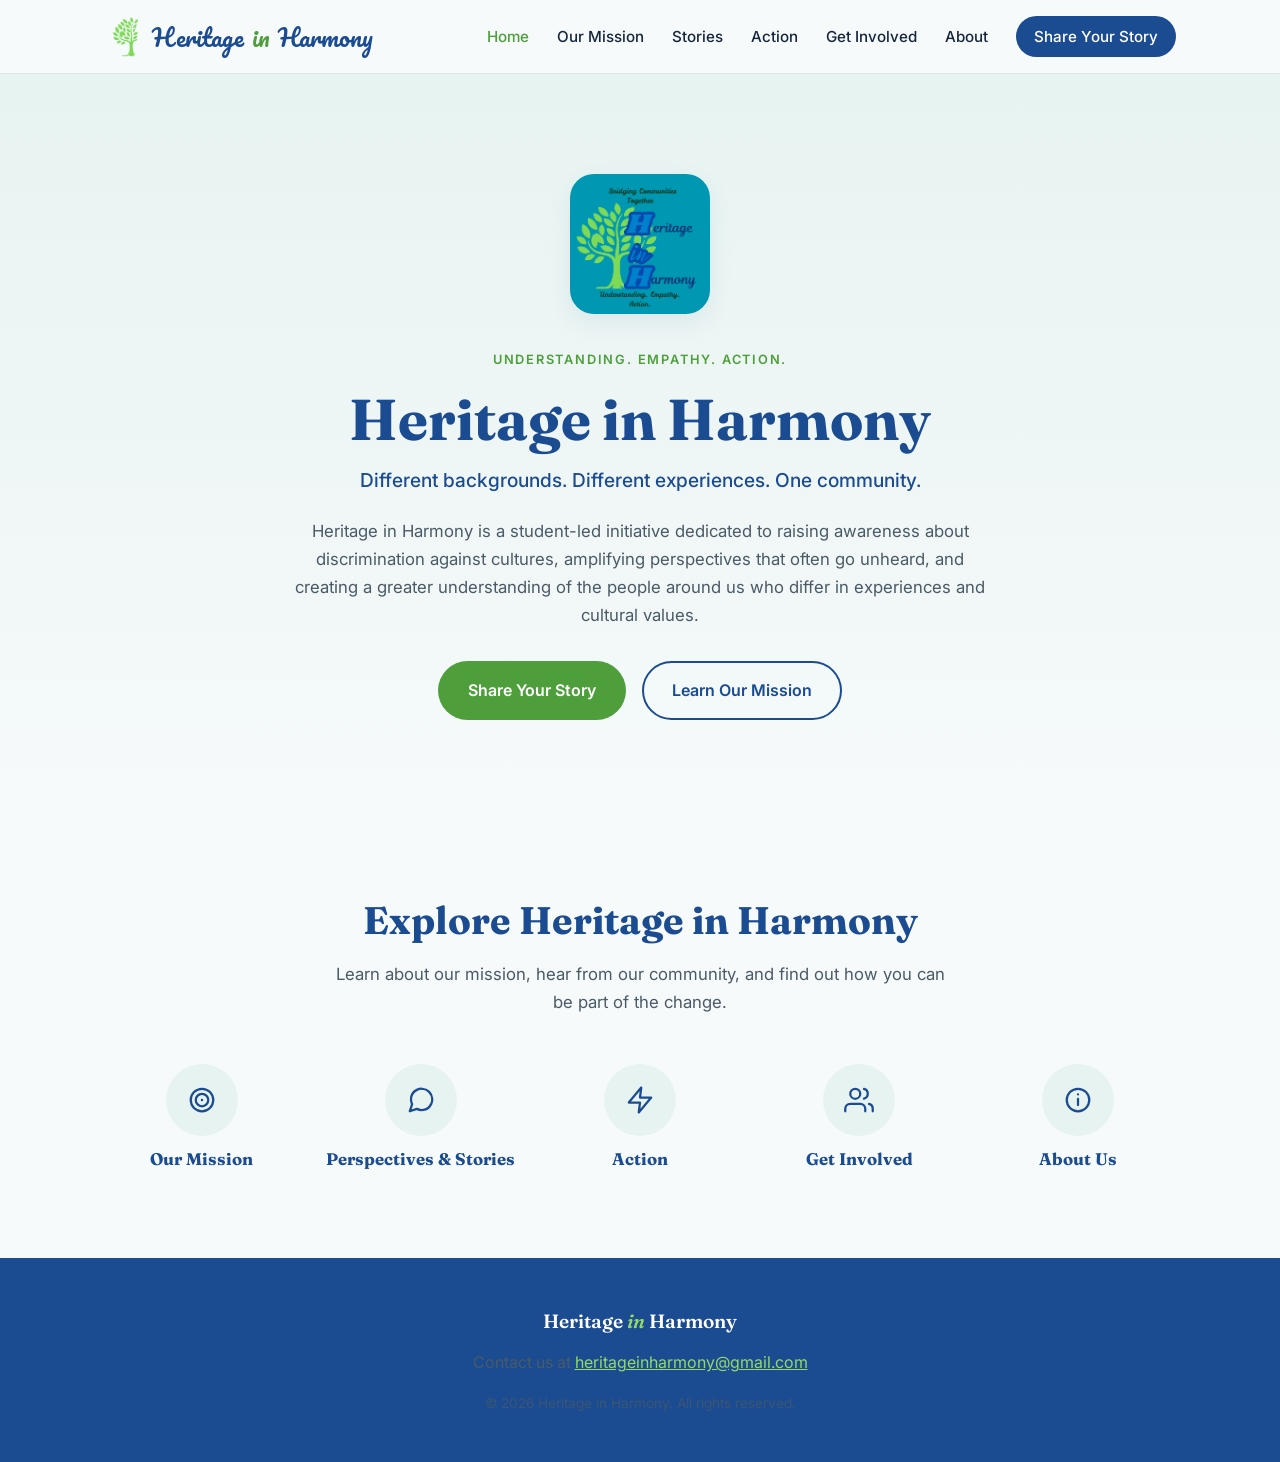
<file: index.html>
<!DOCTYPE html>
<html lang="en">
<head>
  <meta charset="UTF-8" />
  <meta name="viewport" content="width=device-width, initial-scale=1.0" />
  <title>Heritage in Harmony</title>
  <meta name="description" content="Heritage in Harmony is a student-led initiative raising awareness about cultural discrimination, amplifying unheard perspectives, and building a more understanding community." />
  <link rel="preconnect" href="https://fonts.googleapis.com">
  <link rel="preconnect" href="https://fonts.gstatic.com" crossorigin>
  <link href="https://fonts.googleapis.com/css2?family=Fraunces:opsz,wght@9..144,500;9..144,600;9..144,700&family=Pacifico&family=Inter:wght@400;500;600;700&display=swap" rel="stylesheet">
  <link rel="icon" type="image/png" href="assets/images/logo.png" />
  <link rel="stylesheet" href="css/style.css" />
</head>
<body>

  <header class="site-header">
    <div class="container header-inner">
      <a href="index.html" class="logo">
        <img src="assets/images/tree-icon.png" alt="Heritage in Harmony logo" class="logo-mark" width="40" height="40" />
        Heritage <span>in</span> Harmony
      </a>
      <button class="nav-toggle" id="navToggle" aria-label="Toggle navigation" aria-expanded="false">
        <span></span><span></span><span></span>
      </button>
      <nav class="site-nav" id="siteNav">
        <a href="index.html" class="active">Home</a>
        <a href="mission.html">Our Mission</a>
        <a href="stories.html">Stories</a>
        <a href="action.html">Action</a>
        <a href="get-involved.html">Get Involved</a>
        <a href="about.html">About</a>
        <a href="stories.html" class="nav-cta">Share Your Story</a>
      </nav>
    </div>
  </header>

  <main>

    <!-- Hero -->
    <section class="hero">
      <div class="container hero-inner">
        <img src="assets/images/logo.png" alt="Heritage in Harmony logo" class="hero-logo" width="160" height="160" />
        <p class="eyebrow">Understanding. Empathy. Action.</p>
        <h1>Heritage in Harmony</h1>
        <p class="hero-sub">Different backgrounds. Different experiences. One community.</p>
        <p class="hero-lede">
          Heritage in Harmony is a student-led initiative dedicated to raising awareness about
          discrimination against cultures, amplifying perspectives that often go unheard, and
          creating a greater understanding of the people around us who differ in experiences and
          cultural values.
        </p>
        <div class="hero-actions">
          <a href="stories.html" class="btn btn-primary">Share Your Story</a>
          <a href="mission.html" class="btn btn-secondary">Learn Our Mission</a>
        </div>
      </div>
    </section>

    <!-- Site overview -->
    <section class="section">
      <div class="container">
        <h2 class="section-title">Explore Heritage in Harmony</h2>
        <p class="section-intro">
          Learn about our mission, hear from our community, and find out how you can be part of
          the change.
        </p>

        <div class="link-grid">
          <a class="link-item" href="mission.html">
            <span class="link-icon" aria-hidden="true">
              <svg viewBox="0 0 24 24" fill="none" stroke="currentColor" stroke-width="1.8" stroke-linecap="round" stroke-linejoin="round">
                <circle cx="12" cy="12" r="9"/>
                <circle cx="12" cy="12" r="5"/>
                <circle cx="12" cy="12" r="1" fill="currentColor" stroke="none"/>
              </svg>
            </span>
            <h3>Our Mission</h3>
          </a>
          <a class="link-item" href="stories.html">
            <span class="link-icon" aria-hidden="true">
              <svg viewBox="0 0 24 24" fill="none" stroke="currentColor" stroke-width="1.8" stroke-linecap="round" stroke-linejoin="round">
                <path d="M21 11.5a8.38 8.38 0 0 1-.9 3.8 8.5 8.5 0 0 1-7.6 4.7 8.38 8.38 0 0 1-3.8-.9L3 21l1.9-5.7a8.38 8.38 0 0 1-.9-3.8 8.5 8.5 0 0 1 4.7-7.6 8.38 8.38 0 0 1 3.8-.9h.5a8.48 8.48 0 0 1 8 8v.5z"/>
              </svg>
            </span>
            <h3>Perspectives &amp; Stories</h3>
          </a>
          <a class="link-item" href="action.html">
            <span class="link-icon" aria-hidden="true">
              <svg viewBox="0 0 24 24" fill="none" stroke="currentColor" stroke-width="1.8" stroke-linecap="round" stroke-linejoin="round">
                <polygon points="13 2 3 14 12 14 11 22 21 10 12 10 13 2"/>
              </svg>
            </span>
            <h3>Action</h3>
          </a>
          <a class="link-item" href="get-involved.html">
            <span class="link-icon" aria-hidden="true">
              <svg viewBox="0 0 24 24" fill="none" stroke="currentColor" stroke-width="1.8" stroke-linecap="round" stroke-linejoin="round">
                <path d="M17 21v-2a4 4 0 0 0-4-4H5a4 4 0 0 0-4 4v2"/>
                <circle cx="9" cy="7" r="4"/>
                <path d="M23 21v-2a4 4 0 0 0-3-3.87"/>
                <path d="M16 3.13a4 4 0 0 1 0 7.75"/>
              </svg>
            </span>
            <h3>Get Involved</h3>
          </a>
          <a class="link-item" href="about.html">
            <span class="link-icon" aria-hidden="true">
              <svg viewBox="0 0 24 24" fill="none" stroke="currentColor" stroke-width="1.8" stroke-linecap="round" stroke-linejoin="round">
                <circle cx="12" cy="12" r="9"/>
                <line x1="12" y1="11" x2="12" y2="16"/>
                <circle cx="12" cy="7.5" r="0.9" fill="currentColor" stroke="none"/>
              </svg>
            </span>
            <h3>About Us</h3>
          </a>
        </div>
      </div>
    </section>

  </main>

  <footer class="site-footer">
    <div class="container footer-inner">
      <p class="footer-logo">Heritage <span>in</span> Harmony</p>
      <p>Contact us at <a href="mailto:heritageinharmony@gmail.com">heritageinharmony@gmail.com</a></p>
      <p class="footer-note">&copy; <span id="year"></span> Heritage in Harmony. All rights reserved.</p>
    </div>
  </footer>

  <script src="js/script.js"></script>
</body>
</html>
</file>
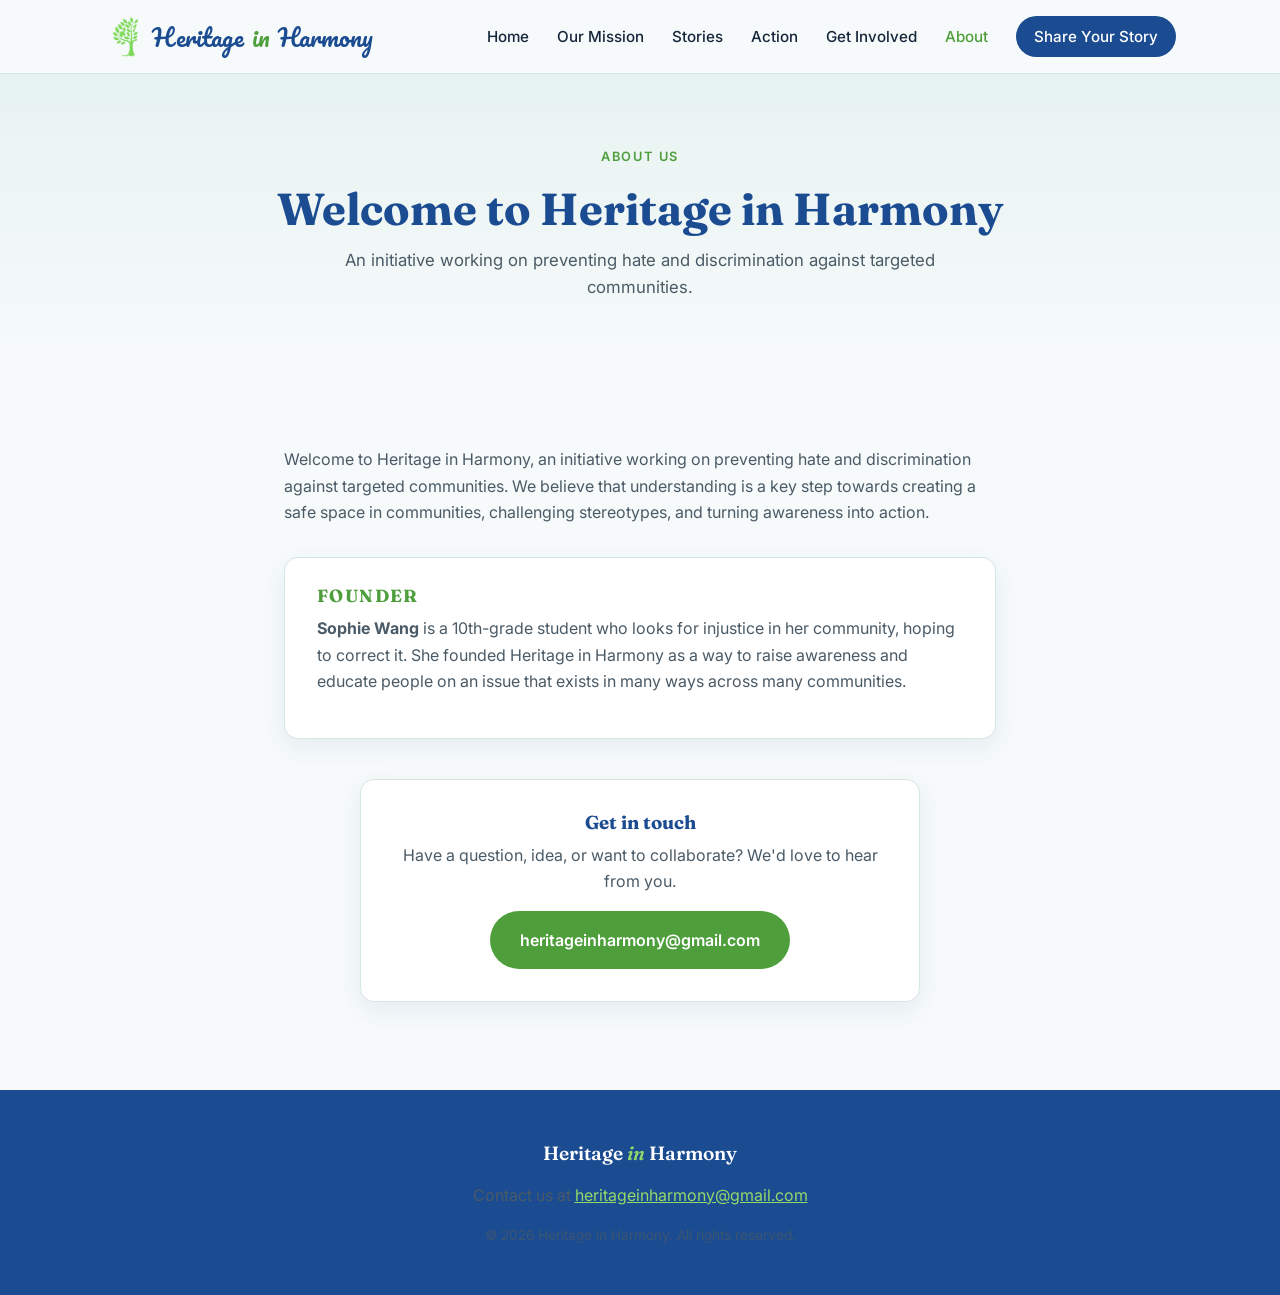
<file: about.html>
<!DOCTYPE html>
<html lang="en">
<head>
  <meta charset="UTF-8" />
  <meta name="viewport" content="width=device-width, initial-scale=1.0" />
  <title>About Us | Heritage in Harmony</title>
  <meta name="description" content="Meet the founder of Heritage in Harmony and learn what drives this student-led initiative." />
  <link rel="preconnect" href="https://fonts.googleapis.com">
  <link rel="preconnect" href="https://fonts.gstatic.com" crossorigin>
  <link href="https://fonts.googleapis.com/css2?family=Fraunces:opsz,wght@9..144,500;9..144,600;9..144,700&family=Pacifico&family=Inter:wght@400;500;600;700&display=swap" rel="stylesheet">
  <link rel="icon" type="image/png" href="assets/images/logo.png" />
  <link rel="stylesheet" href="css/style.css" />
</head>
<body>

  <header class="site-header">
    <div class="container header-inner">
      <a href="index.html" class="logo">
        <img src="assets/images/tree-icon.png" alt="Heritage in Harmony logo" class="logo-mark" width="40" height="40" />
        Heritage <span>in</span> Harmony
      </a>
      <button class="nav-toggle" id="navToggle" aria-label="Toggle navigation" aria-expanded="false">
        <span></span><span></span><span></span>
      </button>
      <nav class="site-nav" id="siteNav">
        <a href="index.html">Home</a>
        <a href="mission.html">Our Mission</a>
        <a href="stories.html">Stories</a>
        <a href="action.html">Action</a>
        <a href="get-involved.html">Get Involved</a>
        <a href="about.html" class="active">About</a>
        <a href="stories.html" class="nav-cta">Share Your Story</a>
      </nav>
    </div>
  </header>

  <main>

    <section class="page-header">
      <div class="container">
        <p class="eyebrow">About Us</p>
        <h1>Welcome to Heritage in Harmony</h1>
        <p class="page-header-lede">
          An initiative working on preventing hate and discrimination against targeted
          communities.
        </p>
      </div>
    </section>

    <section class="section about-section">
      <div class="container about-inner">
        <p>
          Welcome to Heritage in Harmony, an initiative working on preventing hate and
          discrimination against targeted communities. We believe that understanding is a key
          step towards creating a safe space in communities, challenging stereotypes, and turning
          awareness into action.
        </p>

        <div class="founder-card">
          <h3>Founder</h3>
          <p>
            <strong>Sophie Wang</strong> is a 10th-grade student who looks for injustice in her
            community, hoping to correct it. She founded Heritage in Harmony as a way to raise
            awareness and educate people on an issue that exists in many ways across many
            communities.
          </p>
        </div>

        <div class="cta-card">
          <h3>Get in touch</h3>
          <p>Have a question, idea, or want to collaborate? We'd love to hear from you.</p>
          <a href="mailto:heritageinharmony@gmail.com" class="btn btn-primary">heritageinharmony@gmail.com</a>
        </div>
      </div>
    </section>

  </main>

  <footer class="site-footer">
    <div class="container footer-inner">
      <p class="footer-logo">Heritage <span>in</span> Harmony</p>
      <p>Contact us at <a href="mailto:heritageinharmony@gmail.com">heritageinharmony@gmail.com</a></p>
      <p class="footer-note">&copy; <span id="year"></span> Heritage in Harmony. All rights reserved.</p>
    </div>
  </footer>

  <script src="js/script.js"></script>
</body>
</html>
</file>
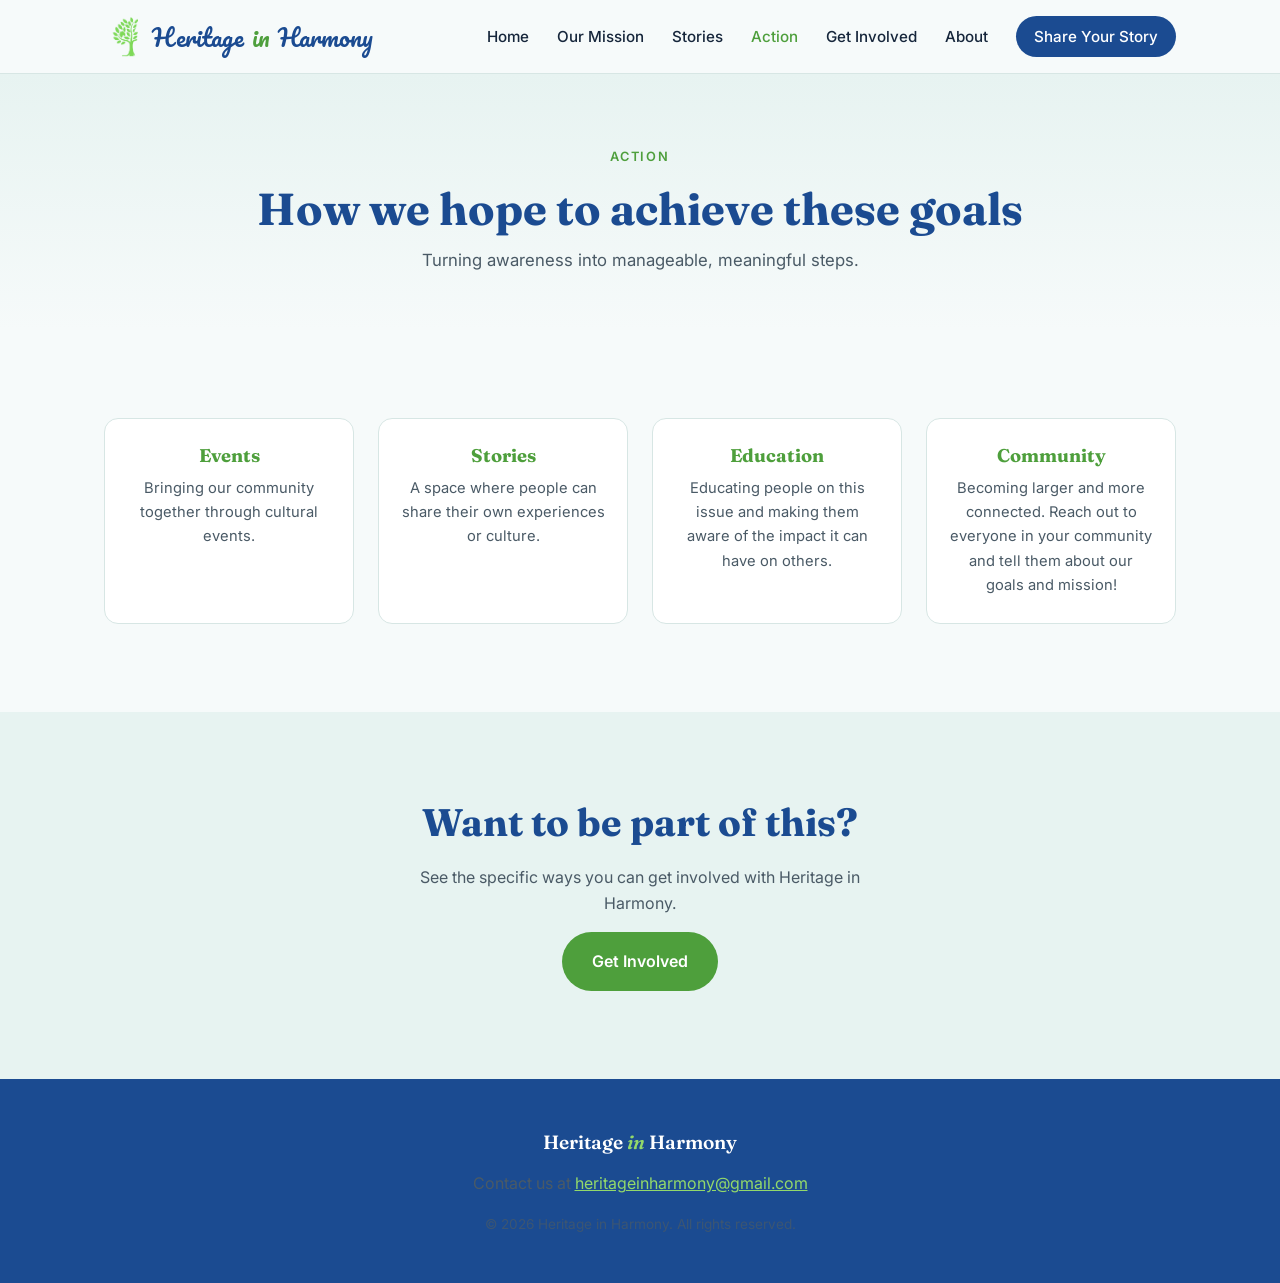
<file: action.html>
<!DOCTYPE html>
<html lang="en">
<head>
  <meta charset="UTF-8" />
  <meta name="viewport" content="width=device-width, initial-scale=1.0" />
  <title>Action | Heritage in Harmony</title>
  <meta name="description" content="How Heritage in Harmony hopes to achieve its goals: events, stories, education, and community." />
  <link rel="preconnect" href="https://fonts.googleapis.com">
  <link rel="preconnect" href="https://fonts.gstatic.com" crossorigin>
  <link href="https://fonts.googleapis.com/css2?family=Fraunces:opsz,wght@9..144,500;9..144,600;9..144,700&family=Pacifico&family=Inter:wght@400;500;600;700&display=swap" rel="stylesheet">
  <link rel="icon" type="image/png" href="assets/images/logo.png" />
  <link rel="stylesheet" href="css/style.css" />
</head>
<body>

  <header class="site-header">
    <div class="container header-inner">
      <a href="index.html" class="logo">
        <img src="assets/images/tree-icon.png" alt="Heritage in Harmony logo" class="logo-mark" width="40" height="40" />
        Heritage <span>in</span> Harmony
      </a>
      <button class="nav-toggle" id="navToggle" aria-label="Toggle navigation" aria-expanded="false">
        <span></span><span></span><span></span>
      </button>
      <nav class="site-nav" id="siteNav">
        <a href="index.html">Home</a>
        <a href="mission.html">Our Mission</a>
        <a href="stories.html">Stories</a>
        <a href="action.html" class="active">Action</a>
        <a href="get-involved.html">Get Involved</a>
        <a href="about.html">About</a>
        <a href="stories.html" class="nav-cta">Share Your Story</a>
      </nav>
    </div>
  </header>

  <main>

    <section class="page-header">
      <div class="container">
        <p class="eyebrow">Action</p>
        <h1>How we hope to achieve these goals</h1>
        <p class="page-header-lede">
          Turning awareness into manageable, meaningful steps.
        </p>
      </div>
    </section>

    <section class="section">
      <div class="container">
        <div class="action-grid">
          <div class="action-card">
            <h3>Events</h3>
            <p>Bringing our community together through cultural events.</p>
          </div>
          <div class="action-card">
            <h3>Stories</h3>
            <p>A space where people can share their own experiences or culture.</p>
          </div>
          <div class="action-card">
            <h3>Education</h3>
            <p>Educating people on this issue and making them aware of the impact it can have on others.</p>
          </div>
          <div class="action-card">
            <h3>Community</h3>
            <p>Becoming larger and more connected. Reach out to everyone in your community and tell them about our goals and mission!</p>
          </div>
        </div>
      </div>
    </section>

    <section class="section cta-section section-alt">
      <div class="container cta-inner">
        <h2 class="section-title">Want to be part of this?</h2>
        <p>See the specific ways you can get involved with Heritage in Harmony.</p>
        <a href="get-involved.html" class="btn btn-primary">Get Involved</a>
      </div>
    </section>

  </main>

  <footer class="site-footer">
    <div class="container footer-inner">
      <p class="footer-logo">Heritage <span>in</span> Harmony</p>
      <p>Contact us at <a href="mailto:heritageinharmony@gmail.com">heritageinharmony@gmail.com</a></p>
      <p class="footer-note">&copy; <span id="year"></span> Heritage in Harmony. All rights reserved.</p>
    </div>
  </footer>

  <script src="js/script.js"></script>
</body>
</html>
</file>
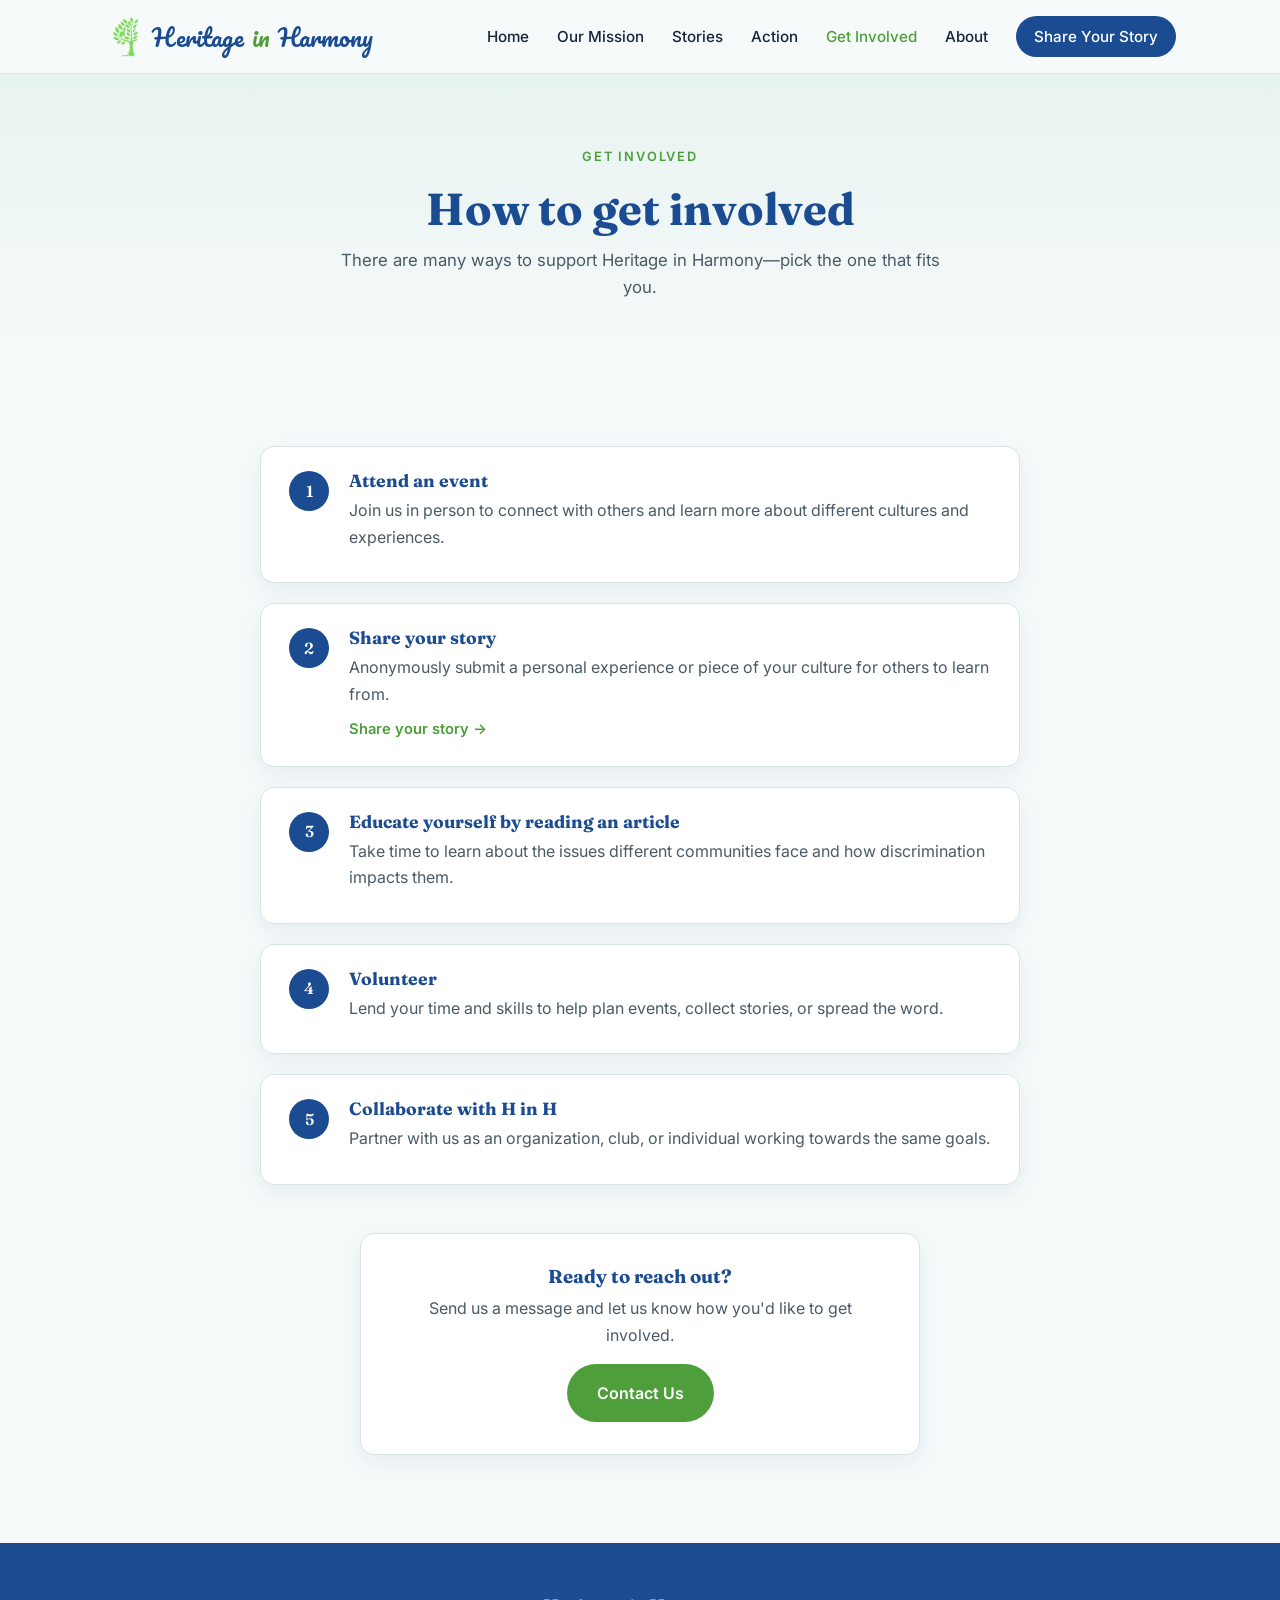
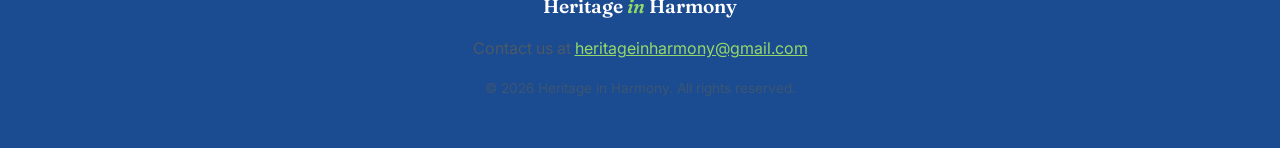
<file: get-involved.html>
<!DOCTYPE html>
<html lang="en">
<head>
  <meta charset="UTF-8" />
  <meta name="viewport" content="width=device-width, initial-scale=1.0" />
  <title>Get Involved | Heritage in Harmony</title>
  <meta name="description" content="Ways to get involved with Heritage in Harmony: attend an event, share your story, educate yourself, volunteer, or collaborate." />
  <link rel="preconnect" href="https://fonts.googleapis.com">
  <link rel="preconnect" href="https://fonts.gstatic.com" crossorigin>
  <link href="https://fonts.googleapis.com/css2?family=Fraunces:opsz,wght@9..144,500;9..144,600;9..144,700&family=Pacifico&family=Inter:wght@400;500;600;700&display=swap" rel="stylesheet">
  <link rel="icon" type="image/png" href="assets/images/logo.png" />
  <link rel="stylesheet" href="css/style.css" />
</head>
<body>

  <header class="site-header">
    <div class="container header-inner">
      <a href="index.html" class="logo">
        <img src="assets/images/tree-icon.png" alt="Heritage in Harmony logo" class="logo-mark" width="40" height="40" />
        Heritage <span>in</span> Harmony
      </a>
      <button class="nav-toggle" id="navToggle" aria-label="Toggle navigation" aria-expanded="false">
        <span></span><span></span><span></span>
      </button>
      <nav class="site-nav" id="siteNav">
        <a href="index.html">Home</a>
        <a href="mission.html">Our Mission</a>
        <a href="stories.html">Stories</a>
        <a href="action.html">Action</a>
        <a href="get-involved.html" class="active">Get Involved</a>
        <a href="about.html">About</a>
        <a href="stories.html" class="nav-cta">Share Your Story</a>
      </nav>
    </div>
  </header>

  <main>

    <section class="page-header">
      <div class="container">
        <p class="eyebrow">Get Involved</p>
        <h1>How to get involved</h1>
        <p class="page-header-lede">
          There are many ways to support Heritage in Harmony&mdash;pick the one that fits you.
        </p>
      </div>
    </section>

    <section class="section">
      <div class="container">
        <div class="involved-list">
          <div class="involved-item">
            <span class="involved-number">1</span>
            <div>
              <h3>Attend an event</h3>
              <p>Join us in person to connect with others and learn more about different cultures and experiences.</p>
            </div>
          </div>
          <div class="involved-item">
            <span class="involved-number">2</span>
            <div>
              <h3>Share your story</h3>
              <p>Anonymously submit a personal experience or piece of your culture for others to learn from.</p>
              <a href="stories.html" class="link-inline">Share your story &rarr;</a>
            </div>
          </div>
          <div class="involved-item">
            <span class="involved-number">3</span>
            <div>
              <h3>Educate yourself by reading an article</h3>
              <p>Take time to learn about the issues different communities face and how discrimination impacts them.</p>
            </div>
          </div>
          <div class="involved-item">
            <span class="involved-number">4</span>
            <div>
              <h3>Volunteer</h3>
              <p>Lend your time and skills to help plan events, collect stories, or spread the word.</p>
            </div>
          </div>
          <div class="involved-item">
            <span class="involved-number">5</span>
            <div>
              <h3>Collaborate with H in H</h3>
              <p>Partner with us as an organization, club, or individual working towards the same goals.</p>
            </div>
          </div>
        </div>

        <div class="cta-card">
          <h3>Ready to reach out?</h3>
          <p>Send us a message and let us know how you'd like to get involved.</p>
          <a href="mailto:heritageinharmony@gmail.com" class="btn btn-primary">Contact Us</a>
        </div>
      </div>
    </section>

  </main>

  <footer class="site-footer">
    <div class="container footer-inner">
      <p class="footer-logo">Heritage <span>in</span> Harmony</p>
      <p>Contact us at <a href="mailto:heritageinharmony@gmail.com">heritageinharmony@gmail.com</a></p>
      <p class="footer-note">&copy; <span id="year"></span> Heritage in Harmony. All rights reserved.</p>
    </div>
  </footer>

  <script src="js/script.js"></script>
</body>
</html>
</file>
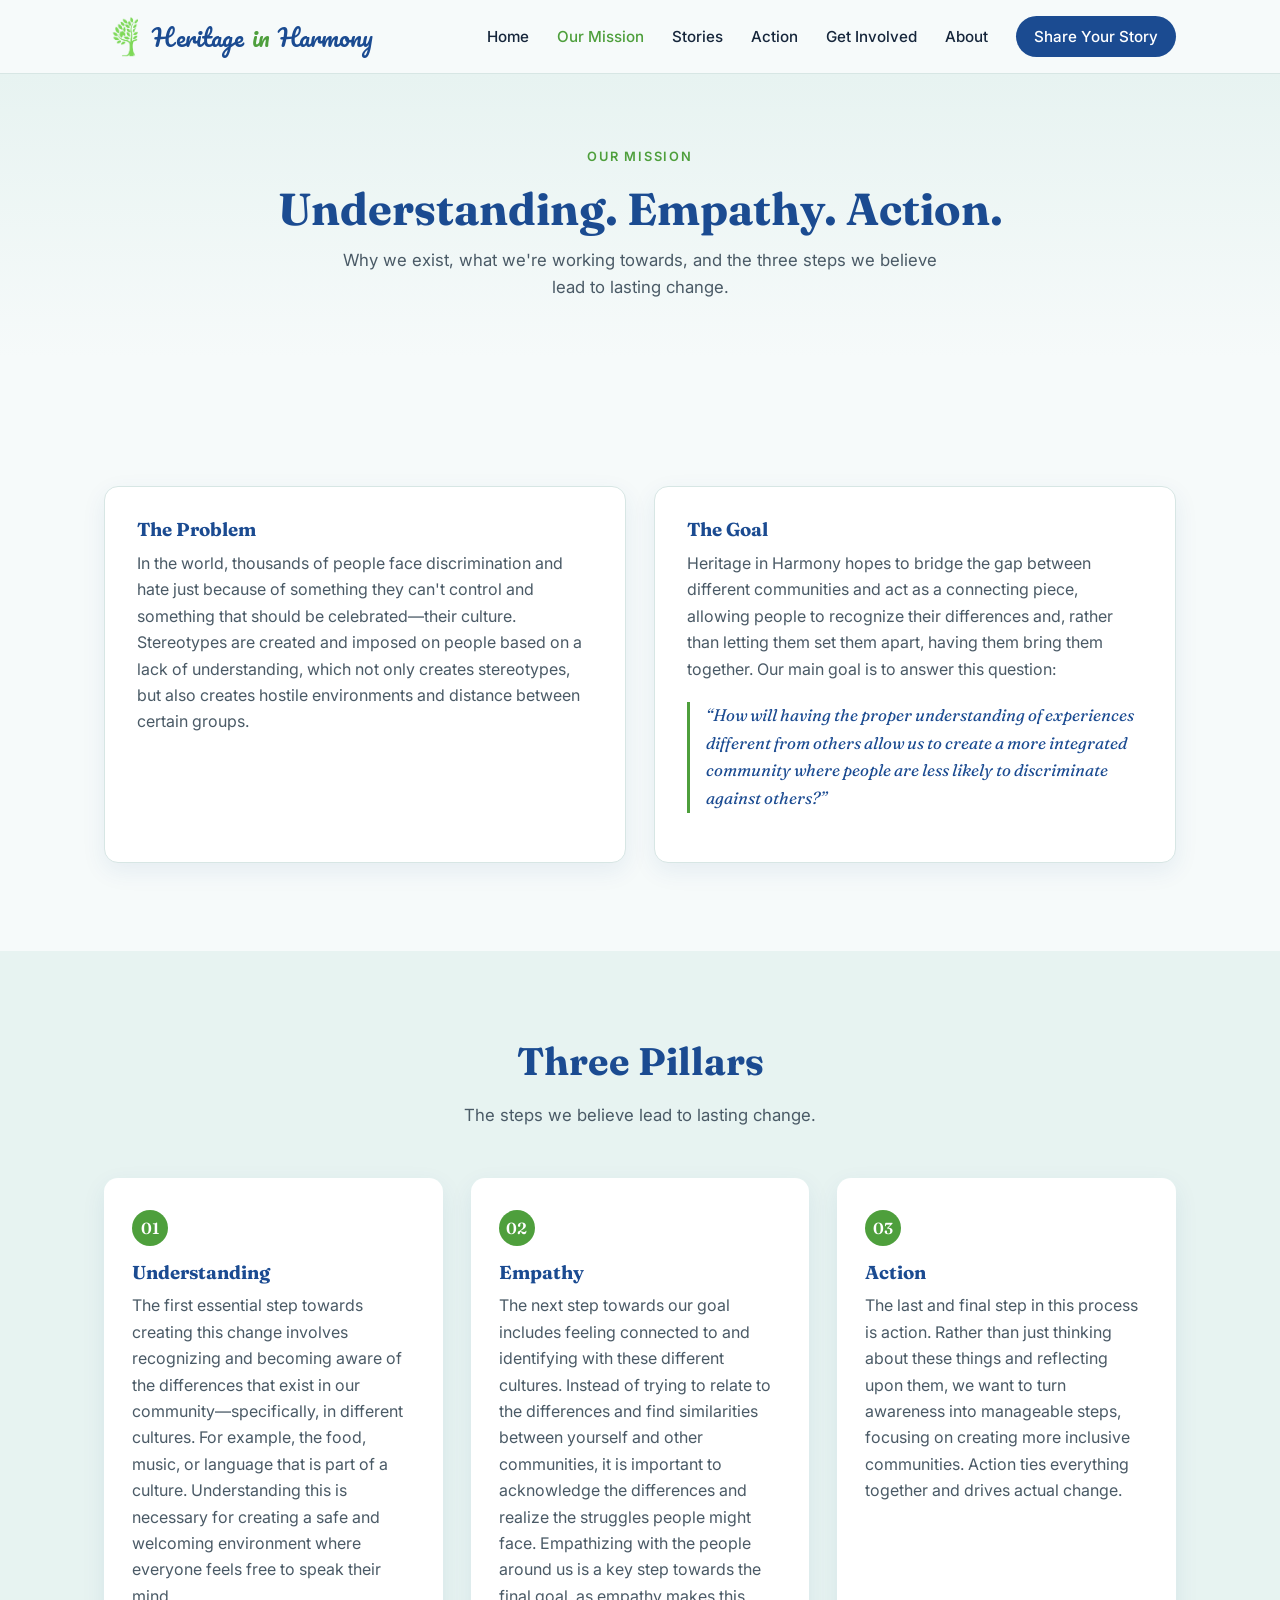
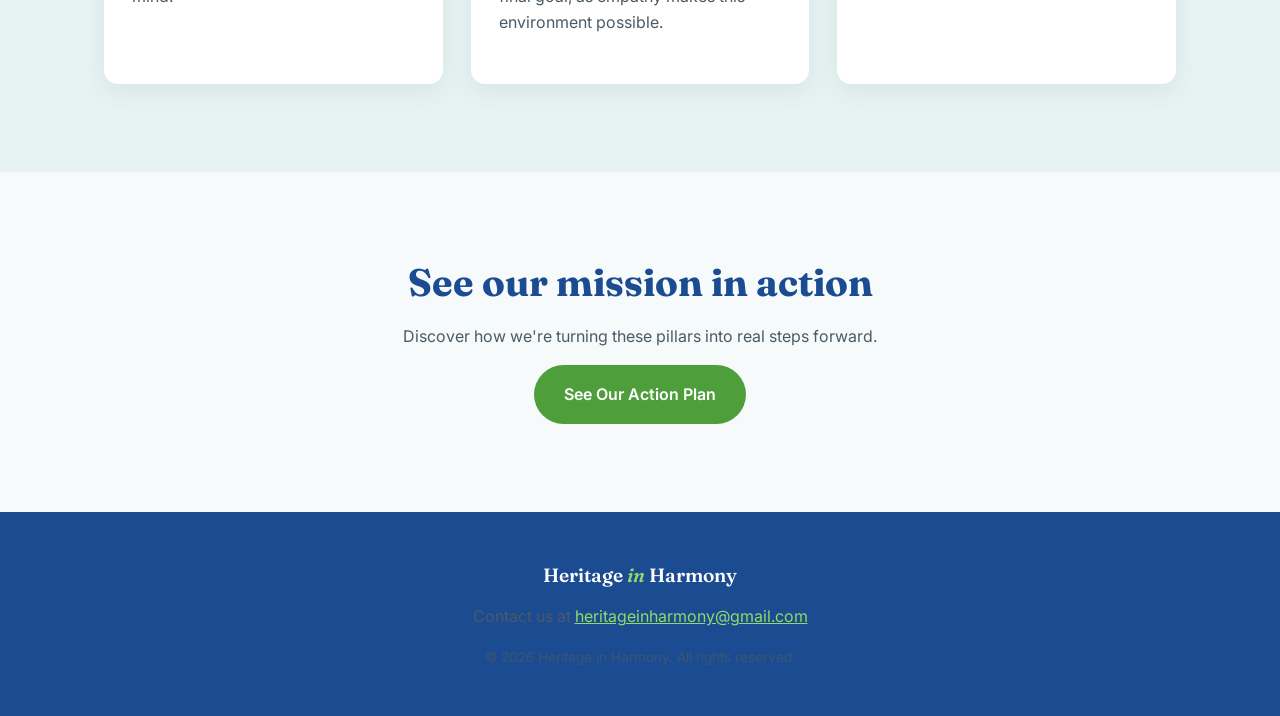
<file: mission.html>
<!DOCTYPE html>
<html lang="en">
<head>
  <meta charset="UTF-8" />
  <meta name="viewport" content="width=device-width, initial-scale=1.0" />
  <title>Our Mission | Heritage in Harmony</title>
  <meta name="description" content="The problem, the goal, and the three pillars behind Heritage in Harmony's mission." />
  <link rel="preconnect" href="https://fonts.googleapis.com">
  <link rel="preconnect" href="https://fonts.gstatic.com" crossorigin>
  <link href="https://fonts.googleapis.com/css2?family=Fraunces:opsz,wght@9..144,500;9..144,600;9..144,700&family=Pacifico&family=Inter:wght@400;500;600;700&display=swap" rel="stylesheet">
  <link rel="icon" type="image/png" href="assets/images/logo.png" />
  <link rel="stylesheet" href="css/style.css" />
</head>
<body>

  <header class="site-header">
    <div class="container header-inner">
      <a href="index.html" class="logo">
        <img src="assets/images/tree-icon.png" alt="Heritage in Harmony logo" class="logo-mark" width="40" height="40" />
        Heritage <span>in</span> Harmony
      </a>
      <button class="nav-toggle" id="navToggle" aria-label="Toggle navigation" aria-expanded="false">
        <span></span><span></span><span></span>
      </button>
      <nav class="site-nav" id="siteNav">
        <a href="index.html">Home</a>
        <a href="mission.html" class="active">Our Mission</a>
        <a href="stories.html">Stories</a>
        <a href="action.html">Action</a>
        <a href="get-involved.html">Get Involved</a>
        <a href="about.html">About</a>
        <a href="stories.html" class="nav-cta">Share Your Story</a>
      </nav>
    </div>
  </header>

  <main>

    <section class="page-header">
      <div class="container">
        <p class="eyebrow">Our Mission</p>
        <h1>Understanding. Empathy. Action.</h1>
        <p class="page-header-lede">
          Why we exist, what we're working towards, and the three steps we believe lead to
          lasting change.
        </p>
      </div>
    </section>

    <!-- Mission -->
    <section class="section">
      <div class="container">
        <div class="mission-grid">
          <div class="mission-card">
            <h3>The Problem</h3>
            <p>
              In the world, thousands of people face discrimination and hate just because of
              something they can't control and something that should be celebrated&mdash;their
              culture. Stereotypes are created and imposed on people based on a lack of
              understanding, which not only creates stereotypes, but also creates hostile
              environments and distance between certain groups.
            </p>
          </div>
          <div class="mission-card">
            <h3>The Goal</h3>
            <p>
              Heritage in Harmony hopes to bridge the gap between different communities and act as
              a connecting piece, allowing people to recognize their differences and, rather than
              letting them set them apart, having them bring them together. Our main goal is to
              answer this question:
            </p>
            <p class="pull-quote">
              &ldquo;How will having the proper understanding of experiences different from others
              allow us to create a more integrated community where people are less likely to
              discriminate against others?&rdquo;
            </p>
          </div>
        </div>
      </div>
    </section>

    <!-- Three Pillars -->
    <section class="section section-alt">
      <div class="container">
        <h2 class="section-title">Three Pillars</h2>
        <p class="section-intro">The steps we believe lead to lasting change.</p>

        <div class="pillars-grid">
          <article class="pillar-card">
            <span class="pillar-number">01</span>
            <h3>Understanding</h3>
            <p>
              The first essential step towards creating this change involves recognizing and
              becoming aware of the differences that exist in our community&mdash;specifically, in
              different cultures. For example, the food, music, or language that is part of a
              culture. Understanding this is necessary for creating a safe and welcoming
              environment where everyone feels free to speak their mind.
            </p>
          </article>
          <article class="pillar-card">
            <span class="pillar-number">02</span>
            <h3>Empathy</h3>
            <p>
              The next step towards our goal includes feeling connected to and identifying with
              these different cultures. Instead of trying to relate to the differences and find
              similarities between yourself and other communities, it is important to acknowledge
              the differences and realize the struggles people might face. Empathizing with the
              people around us is a key step towards the final goal, as empathy makes this
              environment possible.
            </p>
          </article>
          <article class="pillar-card">
            <span class="pillar-number">03</span>
            <h3>Action</h3>
            <p>
              The last and final step in this process is action. Rather than just thinking about
              these things and reflecting upon them, we want to turn awareness into manageable
              steps, focusing on creating more inclusive communities. Action ties everything
              together and drives actual change.
            </p>
          </article>
        </div>
      </div>
    </section>

    <section class="section cta-section">
      <div class="container cta-inner">
        <h2 class="section-title">See our mission in action</h2>
        <p>Discover how we're turning these pillars into real steps forward.</p>
        <a href="action.html" class="btn btn-primary">See Our Action Plan</a>
      </div>
    </section>

  </main>

  <footer class="site-footer">
    <div class="container footer-inner">
      <p class="footer-logo">Heritage <span>in</span> Harmony</p>
      <p>Contact us at <a href="mailto:heritageinharmony@gmail.com">heritageinharmony@gmail.com</a></p>
      <p class="footer-note">&copy; <span id="year"></span> Heritage in Harmony. All rights reserved.</p>
    </div>
  </footer>

  <script src="js/script.js"></script>
</body>
</html>
</file>
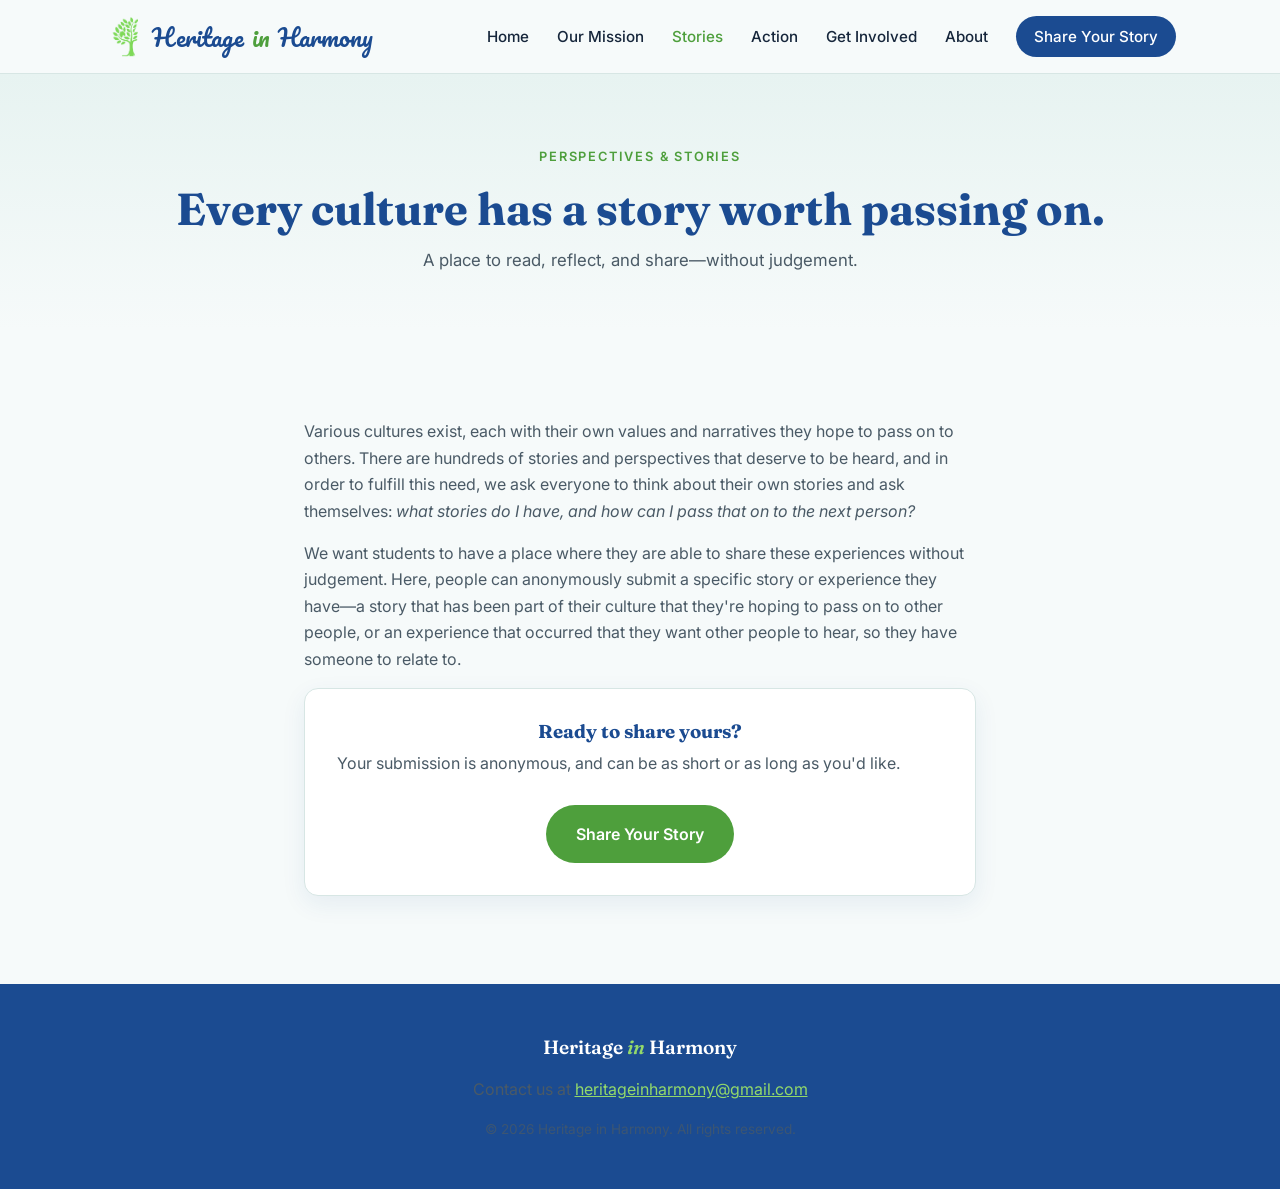
<file: stories.html>
<!DOCTYPE html>
<html lang="en">
<head>
  <meta charset="UTF-8" />
  <meta name="viewport" content="width=device-width, initial-scale=1.0" />
  <title>Perspectives &amp; Stories | Heritage in Harmony</title>
  <meta name="description" content="Read why stories matter to Heritage in Harmony, and anonymously share your own culture or experience." />
  <link rel="preconnect" href="https://fonts.googleapis.com">
  <link rel="preconnect" href="https://fonts.gstatic.com" crossorigin>
  <link href="https://fonts.googleapis.com/css2?family=Fraunces:opsz,wght@9..144,500;9..144,600;9..144,700&family=Pacifico&family=Inter:wght@400;500;600;700&display=swap" rel="stylesheet">
  <link rel="icon" type="image/png" href="assets/images/logo.png" />
  <link rel="stylesheet" href="css/style.css" />
</head>
<body>

  <header class="site-header">
    <div class="container header-inner">
      <a href="index.html" class="logo">
        <img src="assets/images/tree-icon.png" alt="Heritage in Harmony logo" class="logo-mark" width="40" height="40" />
        Heritage <span>in</span> Harmony
      </a>
      <button class="nav-toggle" id="navToggle" aria-label="Toggle navigation" aria-expanded="false">
        <span></span><span></span><span></span>
      </button>
      <nav class="site-nav" id="siteNav">
        <a href="index.html">Home</a>
        <a href="mission.html">Our Mission</a>
        <a href="stories.html" class="active">Stories</a>
        <a href="action.html">Action</a>
        <a href="get-involved.html">Get Involved</a>
        <a href="about.html">About</a>
        <a href="stories.html" class="nav-cta">Share Your Story</a>
      </nav>
    </div>
  </header>

  <main>

    <section class="page-header">
      <div class="container">
        <p class="eyebrow">Perspectives &amp; Stories</p>
        <h1>Every culture has a story worth passing on.</h1>
        <p class="page-header-lede">
          A place to read, reflect, and share&mdash;without judgement.
        </p>
      </div>
    </section>

    <section class="section stories-section">
      <div class="container stories-inner">
        <p>
          Various cultures exist, each with their own values and narratives they hope to pass on
          to others. There are hundreds of stories and perspectives that deserve to be heard, and
          in order to fulfill this need, we ask everyone to think about their own stories and ask
          themselves: <em>what stories do I have, and how can I pass that on to the next
          person?</em>
        </p>
        <p>
          We want students to have a place where they are able to share these experiences without
          judgement. Here, people can anonymously submit a specific story or experience they
          have&mdash;a story that has been part of their culture that they're hoping to pass on to
          other people, or an experience that occurred that they want other people to hear, so
          they have someone to relate to.
        </p>

        <div class="story-cta-card">
          <h3>Ready to share yours?</h3>
          <p>Your submission is anonymous, and can be as short or as long as you'd like.</p>
          <a
            href="https://docs.google.com/forms/d/e/1FAIpQLSeDQurGYA60TvygF99E6hGBPXeJiUkiVQApE_BcnoWUlaV2lA/viewform?usp=publish-editor"
            class="btn btn-primary"
            target="_blank"
            rel="noopener"
          >
            Share Your Story
          </a>
        </div>
      </div>
    </section>

  </main>

  <footer class="site-footer">
    <div class="container footer-inner">
      <p class="footer-logo">Heritage <span>in</span> Harmony</p>
      <p>Contact us at <a href="mailto:heritageinharmony@gmail.com">heritageinharmony@gmail.com</a></p>
      <p class="footer-note">&copy; <span id="year"></span> Heritage in Harmony. All rights reserved.</p>
    </div>
  </footer>

  <script src="js/script.js"></script>
</body>
</html>
</file>
<file: css/style.css>
/* ---------- Tokens ---------- */
:root {
  --color-bg: #F6FAFA;
  --color-bg-alt: #E7F3F1;
  --color-surface: #FFFFFF;
  --color-text: #16263B;
  --color-text-muted: #4A5A66;
  --color-primary: #1B4B91;
  --color-primary-light: #3A78D6;
  --color-accent: #4E9F3C;
  --color-accent-light: #93D96A;
  --color-teal: #14A0AC;
  --color-border: #D7E6E4;
  --shadow-card: 0 8px 24px rgba(27, 75, 145, 0.08);
  --radius: 14px;
  --max-width: 1120px;
}

* {
  box-sizing: border-box;
}

html {
  scroll-behavior: smooth;
}

body {
  margin: 0;
  font-family: 'Inter', -apple-system, BlinkMacSystemFont, sans-serif;
  color: var(--color-text);
  background: var(--color-bg);
  line-height: 1.65;
  -webkit-font-smoothing: antialiased;
}

h1, h2, h3 {
  font-family: 'Fraunces', Georgia, serif;
  line-height: 1.15;
  margin: 0 0 0.5em;
  color: var(--color-primary);
}

p {
  margin: 0 0 1em;
  color: var(--color-text-muted);
}

a {
  color: var(--color-accent);
}

img { max-width: 100%; }
[hidden] { display: none !important; }

.container {
  max-width: var(--max-width);
  margin: 0 auto;
  padding: 0 24px;
}

/* ---------- Buttons ---------- */
.btn {
  display: inline-block;
  padding: 14px 28px;
  border-radius: 999px;
  font-weight: 600;
  text-decoration: none;
  transition: transform 0.15s ease, box-shadow 0.15s ease, background 0.15s ease;
  border: 2px solid transparent;
}

.btn-primary {
  background: var(--color-accent);
  color: #fff;
}

.btn-primary:hover {
  transform: translateY(-2px);
  box-shadow: 0 10px 20px rgba(78, 159, 60, 0.3);
}

.btn-secondary {
  background: transparent;
  color: var(--color-primary);
  border-color: var(--color-primary);
}

.btn-secondary:hover {
  background: var(--color-primary);
  color: #fff;
}

/* ---------- Header ---------- */
.site-header {
  position: sticky;
  top: 0;
  z-index: 50;
  background: rgba(246, 250, 250, 0.92);
  backdrop-filter: blur(8px);
  border-bottom: 1px solid var(--color-border);
}

.header-inner {
  display: flex;
  align-items: center;
  justify-content: space-between;
  padding-top: 16px;
  padding-bottom: 16px;
}

.logo {
  display: flex;
  align-items: center;
  gap: 8px;
  font-family: 'Pacifico', cursive;
  font-weight: 400;
  font-size: 1.5rem;
  color: var(--color-primary);
  text-decoration: none;
  line-height: 1;
}

.logo span {
  color: var(--color-accent);
}

.logo-mark {
  width: 40px;
  height: 40px;
  object-fit: contain;
  flex: none;
}

.site-nav {
  display: flex;
  align-items: center;
  gap: 28px;
}

.site-nav a {
  color: var(--color-text);
  text-decoration: none;
  font-weight: 500;
  font-size: 0.95rem;
}

.site-nav a:hover {
  color: var(--color-accent);
}

.site-nav a.active {
  color: var(--color-accent);
}

.nav-cta {
  background: var(--color-primary);
  color: #fff !important;
  padding: 8px 18px;
  border-radius: 999px;
}

.nav-cta:hover {
  background: var(--color-primary-light);
}

.nav-toggle {
  display: none;
  flex-direction: column;
  gap: 5px;
  background: none;
  border: none;
  cursor: pointer;
  padding: 8px;
}

.nav-toggle span {
  width: 24px;
  height: 2px;
  background: var(--color-primary);
  display: block;
}

/* ---------- Hero ---------- */
.hero {
  padding: 100px 0 90px;
  background: linear-gradient(180deg, var(--color-bg-alt) 0%, var(--color-bg) 100%);
  text-align: center;
}

.hero-inner {
  max-width: 760px;
}

.hero-logo {
  width: 140px;
  height: 140px;
  border-radius: 24px;
  object-fit: cover;
  box-shadow: var(--shadow-card);
  margin-bottom: 28px;
}

.eyebrow {
  text-transform: uppercase;
  letter-spacing: 0.14em;
  font-size: 0.8rem;
  font-weight: 600;
  color: var(--color-accent);
  margin-bottom: 16px;
}

.hero h1 {
  font-size: clamp(2.4rem, 5vw, 3.6rem);
  margin-bottom: 12px;
}

.hero-sub {
  font-size: 1.2rem;
  color: var(--color-primary);
  font-weight: 500;
  margin-bottom: 22px;
}

.hero-lede {
  font-size: 1.05rem;
  margin-bottom: 32px;
}

.hero-actions {
  display: flex;
  gap: 16px;
  justify-content: center;
  flex-wrap: wrap;
}

/* ---------- Page header (inner pages) ---------- */
.page-header {
  padding: 72px 0 56px;
  background: linear-gradient(180deg, var(--color-bg-alt) 0%, var(--color-bg) 100%);
  text-align: center;
}

.page-header h1 {
  font-size: clamp(2rem, 4.5vw, 2.8rem);
  margin-bottom: 12px;
}

.page-header-lede {
  max-width: 620px;
  margin: 0 auto;
  font-size: 1.05rem;
}

/* ---------- Sections ---------- */
.section {
  padding: 88px 0;
}

.section-alt {
  background: var(--color-bg-alt);
}

.section-title {
  font-size: clamp(1.8rem, 3.5vw, 2.4rem);
  text-align: center;
}

.section-intro {
  text-align: center;
  max-width: 620px;
  margin: 0 auto 48px;
  font-size: 1.05rem;
}

.section-title + .section-intro {
  margin-top: 12px;
}

/* Mission */
.mission-grid {
  display: grid;
  grid-template-columns: repeat(2, 1fr);
  gap: 28px;
  margin-top: 40px;
}

.mission-card {
  background: var(--color-surface);
  border: 1px solid var(--color-border);
  border-radius: var(--radius);
  padding: 32px;
  box-shadow: var(--shadow-card);
}

.pull-quote {
  font-family: 'Fraunces', serif;
  font-style: italic;
  color: var(--color-primary);
  font-size: 1.05rem;
  border-left: 3px solid var(--color-accent);
  padding-left: 16px;
  margin-top: 20px;
}

/* Pillars */
.pillars-grid {
  display: grid;
  grid-template-columns: repeat(3, 1fr);
  gap: 28px;
}

.pillar-card {
  background: var(--color-surface);
  border-radius: var(--radius);
  padding: 32px 28px;
  box-shadow: var(--shadow-card);
  position: relative;
}

.pillar-number {
  display: inline-block;
  font-family: 'Fraunces', serif;
  font-weight: 600;
  font-size: 1rem;
  color: #fff;
  background: var(--color-accent);
  width: 36px;
  height: 36px;
  border-radius: 50%;
  text-align: center;
  line-height: 36px;
  margin-bottom: 16px;
}

/* Stories */
.stories-section {
  text-align: center;
}

.stories-inner {
  max-width: 720px;
}

.stories-inner p {
  text-align: left;
}

.stories-inner .btn {
  margin-top: 12px;
}

.story-cta-card {
  background: var(--color-surface);
  border: 1px solid var(--color-border);
  border-radius: var(--radius);
  box-shadow: var(--shadow-card);
  padding: 32px;
  text-align: center;
  margin-top: 12px;
}

.story-cta-card h3 {
  margin-bottom: 8px;
}

/* Home: explore link grid */
.link-grid {
  display: grid;
  grid-template-columns: repeat(5, 1fr);
  gap: 24px;
}

.link-item {
  display: flex;
  flex-direction: column;
  align-items: center;
  gap: 14px;
  text-decoration: none;
  text-align: center;
}

.link-icon {
  display: flex;
  align-items: center;
  justify-content: center;
  width: 72px;
  height: 72px;
  border-radius: 50%;
  background: var(--color-bg-alt);
  color: var(--color-primary);
  transition: background 0.15s ease, color 0.15s ease, transform 0.15s ease;
}

.link-icon svg {
  width: 30px;
  height: 30px;
}

.link-item:hover .link-icon {
  background: var(--color-accent);
  color: #fff;
  transform: translateY(-4px);
}

.link-item h3 {
  font-size: 1.05rem;
  margin: 0;
}

.link-item:hover h3 {
  color: var(--color-accent);
}

/* Action / get involved */
.action-grid {
  display: grid;
  grid-template-columns: repeat(4, 1fr);
  gap: 24px;
}

.action-card {
  background: var(--color-surface);
  border: 1px solid var(--color-border);
  border-radius: var(--radius);
  padding: 26px 22px;
  text-align: center;
}

.action-card h3 {
  color: var(--color-accent);
  font-size: 1.15rem;
}

.action-card p {
  font-size: 0.92rem;
  margin-bottom: 0;
}

/* About */
.about-inner {
  max-width: 760px;
}

.founder-card {
  background: var(--color-surface);
  border: 1px solid var(--color-border);
  border-radius: var(--radius);
  padding: 28px 32px;
  margin-top: 32px;
  box-shadow: var(--shadow-card);
}

.founder-card h3 {
  font-size: 1.1rem;
  text-transform: uppercase;
  letter-spacing: 0.08em;
  color: var(--color-accent);
}

/* Get involved */
.involved-list {
  display: flex;
  flex-direction: column;
  gap: 20px;
  max-width: 760px;
  margin: 0 auto 48px;
}

.involved-item {
  display: flex;
  gap: 20px;
  align-items: flex-start;
  background: var(--color-surface);
  border: 1px solid var(--color-border);
  border-radius: var(--radius);
  padding: 24px 28px;
  box-shadow: var(--shadow-card);
}

.involved-number {
  flex: none;
  display: flex;
  align-items: center;
  justify-content: center;
  width: 40px;
  height: 40px;
  border-radius: 50%;
  background: var(--color-primary);
  color: #fff;
  font-family: 'Fraunces', serif;
  font-weight: 600;
}

.involved-item h3 {
  font-size: 1.1rem;
  margin-bottom: 6px;
}

.involved-item p {
  margin-bottom: 8px;
}

.link-inline {
  font-weight: 600;
  font-size: 0.92rem;
  text-decoration: none;
}

/* Reusable CTA blocks */
.cta-section {
  text-align: center;
}

.cta-inner {
  max-width: 560px;
}

.cta-card {
  max-width: 560px;
  margin: 40px auto 0;
  background: var(--color-surface);
  border: 1px solid var(--color-border);
  border-radius: var(--radius);
  box-shadow: var(--shadow-card);
  padding: 32px;
  text-align: center;
}

.cta-card h3 {
  margin-bottom: 8px;
}

/* ---------- Footer ---------- */
.site-footer {
  background: var(--color-primary);
  color: #DCEAF5;
  padding: 48px 0;
  text-align: center;
}

.site-footer a {
  color: var(--color-accent-light);
}

.footer-logo {
  font-family: 'Fraunces', serif;
  font-size: 1.2rem;
  font-weight: 600;
  color: #fff;
  margin-bottom: 12px;
}

.footer-logo span {
  color: var(--color-accent-light);
  font-style: italic;
}

.footer-note {
  font-size: 0.85rem;
  opacity: 0.7;
  margin-top: 12px;
  margin-bottom: 0;
}

/* ---------- Responsive ---------- */
@media (max-width: 860px) {
  .mission-grid,
  .pillars-grid {
    grid-template-columns: 1fr;
  }

  .action-grid,
  .link-grid {
    grid-template-columns: repeat(3, 1fr);
  }
}

@media (max-width: 520px) {
  .link-grid {
    grid-template-columns: repeat(2, 1fr);
  }
}

@media (max-width: 700px) {
  .nav-toggle {
    display: flex;
  }

  .site-nav {
    position: absolute;
    top: 100%;
    left: 0;
    right: 0;
    background: var(--color-bg);
    border-bottom: 1px solid var(--color-border);
    flex-direction: column;
    align-items: flex-start;
    padding: 16px 24px 24px;
    gap: 16px;
    display: none;
  }

  .site-nav.open {
    display: flex;
  }

  .nav-cta {
    align-self: flex-start;
  }
}

@media (max-width: 480px) {
  .action-grid {
    grid-template-columns: 1fr;
  }

  .involved-item {
    flex-direction: column;
    gap: 12px;
  }

  .hero {
    padding: 72px 0 64px;
  }

  .section {
    padding: 64px 0;
  }
}
</file>
